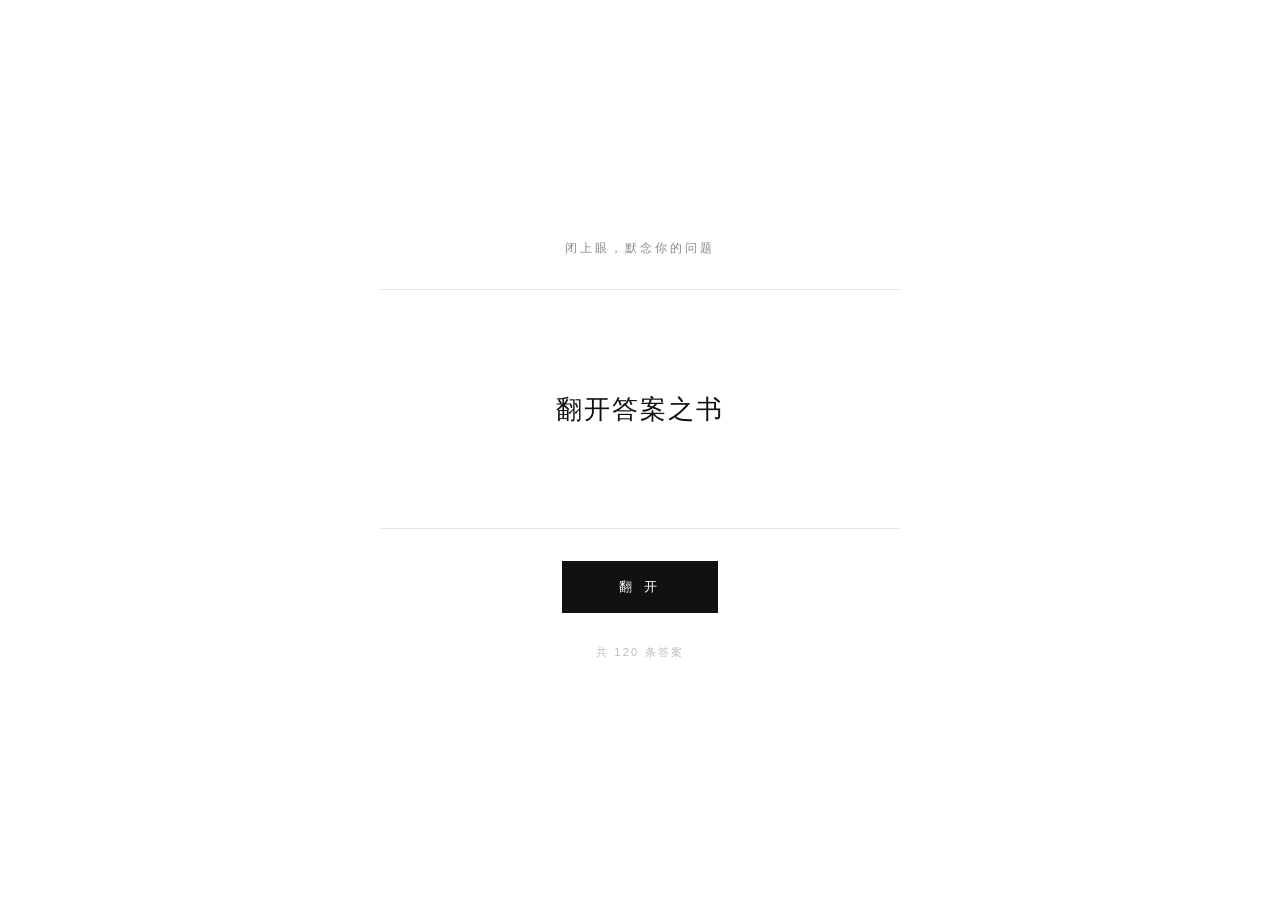
<file: tools/book.html>
<!DOCTYPE html>
<html lang="zh-CN">
<head>
<meta charset="UTF-8">
<meta name="viewport" content="width=device-width, initial-scale=1.0, viewport-fit=cover">
<title>答案之书</title>
<link rel="stylesheet" href="../css/common.css?v=5">
<style>
.answer-wrap {
    display: flex;
    flex-direction: column;
    align-items: center;
    justify-content: center;
    gap: 32px;
    width: 100%;
    min-height: 100%;
    padding: 40px 0;
}
.answer-subtitle {
    font-size: 12px;
    color: #888;
    letter-spacing: 0.25em;
    text-transform: uppercase;
    text-align: center;
}
.answer-box {
    width: 100%;
    max-width: 520px;
    background: transparent;
    border: none;
    border-top: 1px solid #E5E5E5;
    border-bottom: 1px solid #E5E5E5;
    padding: 80px 24px;
    min-height: 240px;
    display: flex;
    align-items: center;
    justify-content: center;
    text-align: center;
    font-size: 26px;
    line-height: 1.5;
    letter-spacing: 0.08em;
    color: #111;
    font-weight: 300;
    transition: opacity 0.15s;
}
.answer-box.rolling {
    animation: answerPulse 0.1s ease-in-out infinite alternate;
}
@keyframes answerPulse {
    from { opacity: 0.4; }
    to { opacity: 1; }
}
.answer-hint {
    font-size: 11px;
    color: #BBB;
    letter-spacing: 0.2em;
    text-transform: uppercase;
}
.answer-btn {
    background: #111;
    color: #FFF;
    border: 1px solid #111;
    padding: 16px 56px;
    font-family: inherit;
    font-size: 13px;
    letter-spacing: 0.3em;
    cursor: pointer;
    border-radius: 0;
    min-height: 52px;
    transition: all 0.15s;
    text-transform: uppercase;
}
.answer-btn:hover:not(:disabled) {
    background: transparent;
    color: #111;
}
.answer-btn:disabled { opacity: 0.4; cursor: not-allowed; }
</style>
</head>
<body class="embedded">
<div class="game-inner">
    <div class="answer-wrap">
        <div class="answer-subtitle">闭上眼，默念你的问题</div>
        <div class="answer-box" id="answerBox">翻开答案之书</div>
        <button class="answer-btn" id="btnAsk">翻 开</button>
        <div class="answer-hint">共 120 条答案</div>
    </div>
</div>

<script src="../js/bridge.js"></script>
<script>
(function () {
    'use strict';
    document.body.classList.add('embedded');
    GameBridge.notifyReady();

    const ANSWERS = [
        '是的，毫不犹豫。','现在还不是时候。','再等等看。','听从你的内心。','勇敢去做。',
        '答案就在眼前。','你需要更多耐心。','别让自己后悔。','这是一个好机会。','三思而后行。',
        '你早已知道答案。','放轻松，顺其自然。','不是现在。','值得一试。','重新考虑一下。',
        '相信直觉。','会有转机的。','别急，慢慢来。','你已经准备好了。','放下执念。',
        '也许你可以换个角度。','静下心来听。','向身边的人求助。','坚持下去。','答案是否定的。',
        '答案在你手中。','不要害怕。','这条路是对的。','换个方向试试。','从容面对。',
        '可能会有惊喜。','不要轻言放弃。','等待时机成熟。','勇敢一点。','保持沉默。',
        '你已经拥有足够。','做你认为对的。','问问自己真正想要什么。','保持简单。','答案不重要，过程才是。',
        '试着接受现状。','给自己一点时间。','主动一点。','别想太多。','答案会是美好的。',
        '再努力一把。','时机未到。','你已经很接近了。','相信过程。','放下评判。',
        '从心出发。','值得坚持。','答案很快会浮现。','不要逃避。','勇敢说不。',
        '换个思路。','别犹豫。','跟随感觉。','会越来越好。','你已经知道。',
        '答案在行动中。','现在就是开始。','不要比较。','守住本心。','给自己一个机会。',
        '试着放下。','答案很简单。','相信你的判断。','会有人帮你。','不要停下。',
        '可以尝试。','重新开始。','不必着急。','答案会来的。','允许自己休息。',
        '走一步算一步。','答案藏在细节里。','给自己松绑。','不需要完美。','你已经尽力了。',
        '向前看。','放下过去。','接受不确定。','可以拒绝。','允许自己犯错。',
        '值得被爱。','先照顾好自己。','答案由你定义。','别怕改变。','时机正好。',
        '慢慢来。','再想想。','答案是肯定的。','相信缘分。','心怀感激。',
        '你是有选择的。','不需要证明什么。','答案在路上。','保持好奇。','问问孩子。',
        '向远处看。','答案会自然浮现。','轻装上路。','记得微笑。','关注当下。',
        '不必强求。','答案会来敲门。','给自己写信。','保持从容。','你做得很好。',
        '会好起来的。','等风来。','答案，是你。','相信明天。','拥抱不确定。',
        '此刻就很美好。','别忘了呼吸。','允许自己有情绪。','答案，值得等待。','一切都会好。'
    ];

    const box = document.getElementById('answerBox');
    const btn = document.getElementById('btnAsk');
    let rolling = false;

    btn.addEventListener('click', () => {
        if (rolling) return;
        rolling = true;
        btn.disabled = true;
        box.classList.add('rolling');
        const timer = setInterval(() => {
            box.textContent = ANSWERS[Math.floor(Math.random() * ANSWERS.length)];
        }, 50);
        setTimeout(() => {
            clearInterval(timer);
            box.textContent = ANSWERS[Math.floor(Math.random() * ANSWERS.length)];
            box.classList.remove('rolling');
            btn.disabled = false;
            rolling = false;
        }, 600);
    });
})();
</script>
</body>
</html>
</file>
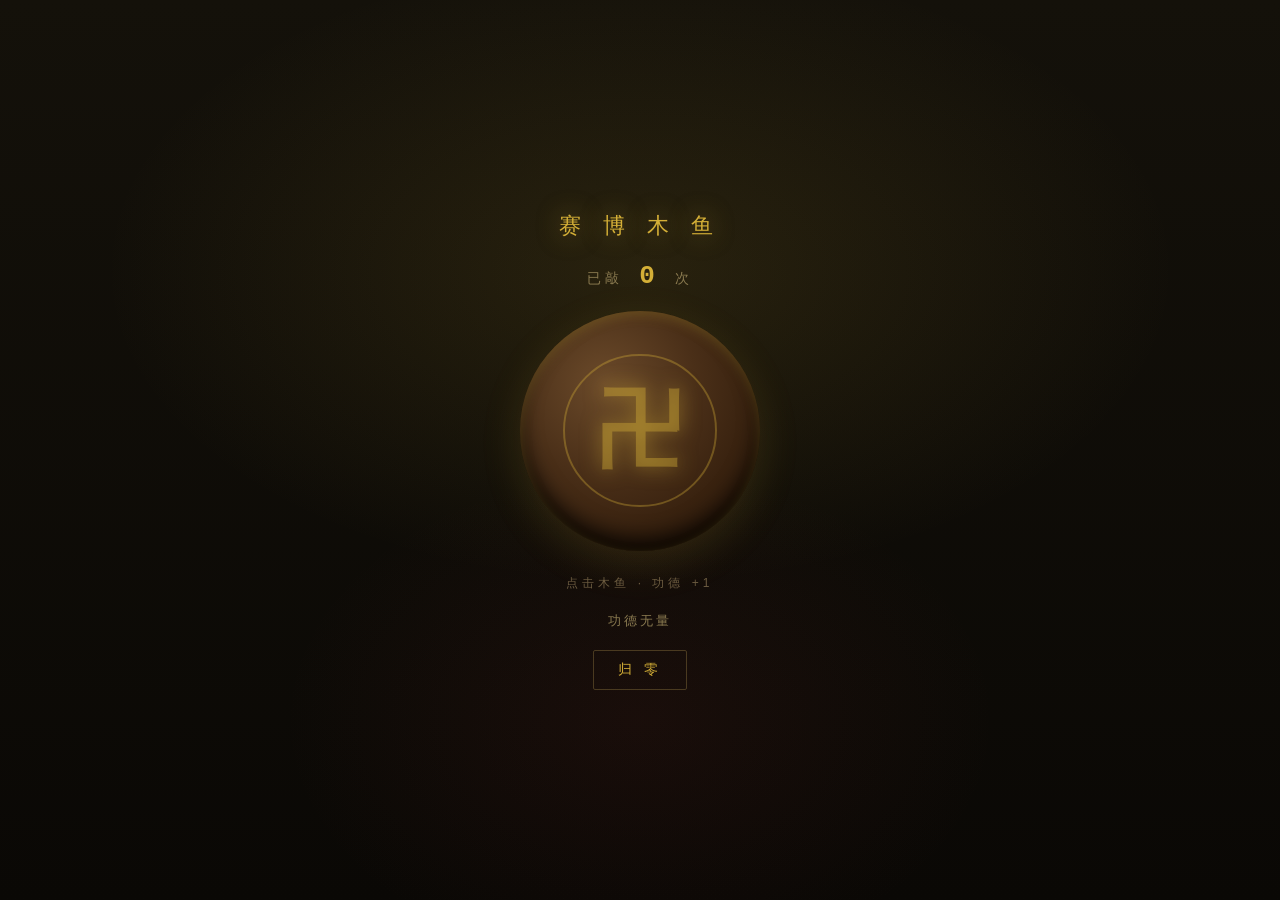
<file: tools/cyber-muyu.html>
<!DOCTYPE html>
<html lang="zh-CN">
<head>
<meta charset="UTF-8">
<meta name="viewport" content="width=device-width, initial-scale=1.0, viewport-fit=cover">
<title>赛博木鱼</title>
<link rel="stylesheet" href="../css/common.css">
<style>
body {
    background-color: #14110A !important;
    background-image:
        radial-gradient(ellipse 60% 50% at 50% 30%,
            rgba(212, 175, 55, 0.12) 0%, transparent 70%),
        radial-gradient(ellipse 40% 40% at 50% 80%,
            rgba(184, 59, 59, 0.08) 0%, transparent 70%),
        linear-gradient(180deg, #14110A 0%, #0A0805 100%) !important;
    color: #F5EFE0;
}
body::before { display: none; }

.muyu-wrap {
    display: flex;
    flex-direction: column;
    align-items: center;
    justify-content: center;
    gap: 20px;
    width: 100%;
    min-height: 100%;
    padding: 24px 16px;
    box-sizing: border-box;
}
.muyu-title {
    font-size: 22px;
    color: #D4AF37;
    letter-spacing: 8px;
    text-shadow: 0 0 24px rgba(212, 175, 55, 0.5);
    font-weight: 400;
}
.muyu-count {
    font-size: 14px;
    color: #8A7A50;
    letter-spacing: 4px;
}
.muyu-count b {
    color: #D4AF37;
    font-size: 26px;
    margin: 0 8px;
    font-family: "Courier New", monospace;
}
.muyu-merit {
    font-size: 13px;
    color: #8A7A50;
    letter-spacing: 3px;
}

/* 木鱼 */
.muyu-body {
    width: min(240px, 65vw);
    height: min(240px, 65vw);
    border-radius: 50%;
    background:
        radial-gradient(circle at 35% 30%,
            #6B4A2A 0%,
            #4A2F18 40%,
            #2E1A0A 80%,
            #1A0E05 100%);
    box-shadow:
        0 12px 40px rgba(212, 175, 55, 0.15),
        inset 0 4px 12px rgba(212, 175, 55, 0.25),
        inset 0 -12px 20px rgba(0, 0, 0, 0.8);
    position: relative;
    cursor: pointer;
    transition: transform 0.06s, box-shadow 0.06s;
    display: flex;
    align-items: center;
    justify-content: center;
    user-select: none;
}
.muyu-body::before {
    content: '';
    position: absolute;
    inset: 18%;
    border-radius: 50%;
    border: 2px solid rgba(212, 175, 55, 0.35);
}
.muyu-body::after {
    content: '卍';
    font-size: calc(min(240px, 65vw) * 0.36);
    color: rgba(212, 175, 55, 0.4);
    font-weight: 700;
    text-shadow: 0 0 20px rgba(212, 175, 55, 0.5);
}
.muyu-body.hit {
    transform: scale(0.94);
    box-shadow:
        0 6px 20px rgba(212, 175, 55, 0.3),
        inset 0 4px 12px rgba(212, 175, 55, 0.4),
        inset 0 -12px 20px rgba(0, 0, 0, 0.9);
}
.muyu-hint {
    font-size: 12px;
    color: #6A5A40;
    letter-spacing: 4px;
    margin-top: 4px;
}
.muyu-btn {
    background: transparent;
    color: #D4AF37;
    border: 1px solid #4A3A20;
    padding: 10px 24px;
    font-family: inherit;
    font-size: 14px;
    letter-spacing: 4px;
    cursor: pointer;
    border-radius: 2px;
    transition: all 0.2s;
}
.muyu-btn:hover {
    background: rgba(212, 175, 55, 0.08);
    border-color: #D4AF37;
}
</style>
</head>
<body class="embedded">
<div class="game-inner">
    <div class="muyu-wrap">
        <div class="muyu-title">赛 博 木 鱼</div>
        <div class="muyu-count">已敲 <b id="count">0</b> 次</div>
        <div class="muyu-body" id="muyu"></div>
        <div class="muyu-hint">点击木鱼 · 功德 +1</div>
        <div class="muyu-merit" id="merit">功德无量</div>
        <button class="muyu-btn" id="btnReset">归 零</button>
    </div>
</div>

<script src="../js/bridge.js"></script>
<script>
(function () {
    'use strict';
    document.body.classList.add('embedded');
    GameBridge.notifyReady();

    const muyu = document.getElementById('muyu');
    const countEl = document.getElementById('count');
    const meritEl = document.getElementById('merit');
    const btnReset = document.getElementById('btnReset');

    let count = 0;
    try { count = parseInt(localStorage.getItem('muyu.count') || '0', 10) || 0; } catch (e) {}

    const MERITS = ['功德无量', '心诚则灵', '善哉善哉', '福慧双修', '一花一世界', '佛在心中', '禅意盎然', '阿弥陀佛'];

    function render() {
        countEl.textContent = count;
        if (count > 0 && count % 50 === 0) {
            meritEl.textContent = MERITS[Math.floor(Math.random() * MERITS.length)];
        }
    }

    let audioCtx = null;
    function playSound() {
        try {
            if (!audioCtx) audioCtx = new (window.AudioContext || window.webkitAudioContext)();
            const osc = audioCtx.createOscillator();
            const gain = audioCtx.createGain();
            osc.type = 'sine';
            osc.frequency.setValueAtTime(320, audioCtx.currentTime);
            osc.frequency.exponentialRampToValueAtTime(120, audioCtx.currentTime + 0.15);
            gain.gain.setValueAtTime(0.25, audioCtx.currentTime);
            gain.gain.exponentialRampToValueAtTime(0.001, audioCtx.currentTime + 0.2);
            osc.connect(gain).connect(audioCtx.destination);
            osc.start();
            osc.stop(audioCtx.currentTime + 0.2);
        } catch (e) {}
    }

    function hit() {
        count++;
        render();
        muyu.classList.add('hit');
        setTimeout(() => muyu.classList.remove('hit'), 60);
        playSound();
        try { localStorage.setItem('muyu.count', String(count)); } catch (e) {}
        // 震动反馈
        if (navigator.vibrate) navigator.vibrate(20);
    }

    muyu.addEventListener('click', hit);
    muyu.addEventListener('touchstart', (e) => {
        e.preventDefault();
        hit();
    }, { passive: false });

    btnReset.addEventListener('click', () => {
        if (!confirm('确定要清空功德吗？')) return;
        count = 0;
        try { localStorage.setItem('muyu.count', '0'); } catch (e) {}
        render();
        meritEl.textContent = '功德无量';
    });

    render();
})();
</script>
</body>
</html>
</file>
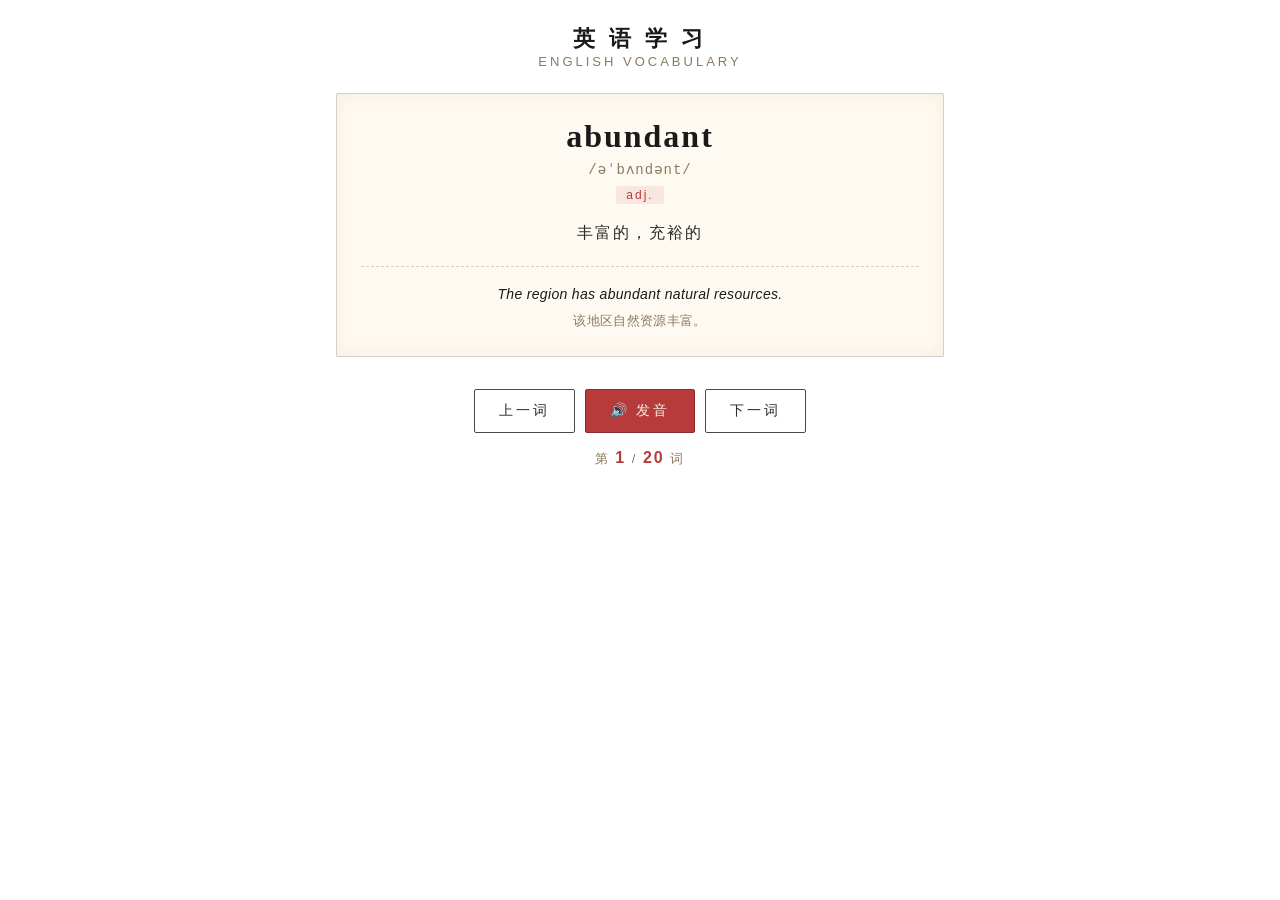
<file: tools/english-study.html>
<!DOCTYPE html>
<html lang="zh-CN">
<head>
<meta charset="UTF-8">
<meta name="viewport" content="width=device-width, initial-scale=1.0, viewport-fit=cover">
<title>英语学习</title>
<link rel="stylesheet" href="../css/common.css">
<style>
.en-wrap {
    display: flex;
    flex-direction: column;
    gap: 16px;
    width: 100%;
    max-width: 640px;
    margin: 0 auto;
    padding: 24px 16px;
    box-sizing: border-box;
    min-height: 100%;
}
.en-title {
    font-size: 22px;
    font-weight: 700;
    letter-spacing: 4px;
    text-align: center;
    color: #1A1A1A;
}
.en-subtitle {
    font-size: 13px;
    color: #8A7A60;
    letter-spacing: 3px;
    text-align: center;
    margin-bottom: 8px;
}
.en-card {
    background: rgba(255, 250, 240, 0.9);
    border: 1px solid rgba(44, 44, 44, 0.2);
    border-radius: 2px;
    box-shadow: inset 0 0 20px rgba(180, 160, 120, 0.15);
    padding: 24px;
    text-align: center;
}
.en-word {
    font-size: 32px;
    font-weight: 700;
    letter-spacing: 2px;
    color: #1A1A1A;
    font-family: Georgia, serif;
}
.en-phonetic {
    font-size: 14px;
    color: #8A7A60;
    margin-top: 6px;
    font-family: "Courier New", monospace;
    letter-spacing: 1px;
}
.en-pos {
    display: inline-block;
    background: rgba(184, 59, 59, 0.1);
    color: #B83B3B;
    padding: 2px 10px;
    border-radius: 2px;
    font-size: 12px;
    margin-top: 8px;
    letter-spacing: 2px;
}
.en-meaning {
    font-size: 16px;
    color: #2C2C2C;
    margin-top: 16px;
    letter-spacing: 2px;
    line-height: 1.6;
}
.en-example {
    margin-top: 20px;
    padding-top: 16px;
    border-top: 1px dashed rgba(44, 44, 44, 0.2);
    font-size: 14px;
    color: #4A4A4A;
    line-height: 1.7;
    font-style: italic;
}
.en-example .en {
    color: #1A1A1A;
}
.en-example .zh {
    color: #8A7A60;
    margin-top: 4px;
    font-style: normal;
    font-size: 13px;
}
.en-controls {
    display: flex;
    gap: 10px;
    justify-content: center;
    margin-top: 16px;
}
.en-btn {
    background: transparent;
    color: #2C2C2C;
    border: 1.5px solid #4A4A4A;
    padding: 10px 24px;
    border-radius: 2px;
    font-family: inherit;
    font-size: 14px;
    letter-spacing: 3px;
    cursor: pointer;
    min-height: 44px;
    transition: all 0.15s;
}
.en-btn:hover { background: rgba(44, 44, 44, 0.06); }
.en-btn.primary {
    background: #B83B3B;
    color: #F5EFE0;
    border-color: #8B2A2A;
}
.en-btn.primary:hover { background: #8B2A2A; }
.en-progress {
    text-align: center;
    font-size: 13px;
    color: #8A7A60;
    letter-spacing: 2px;
}
.en-progress b { color: #B83B3B; font-size: 16px; }
</style>
</head>
<body class="embedded">
<div class="game-inner">
    <div class="en-wrap">
        <div>
            <div class="en-title">英 语 学 习</div>
            <div class="en-subtitle">ENGLISH VOCABULARY</div>
        </div>
        <div class="en-card">
            <div class="en-word" id="word">—</div>
            <div class="en-phonetic" id="phonetic">—</div>
            <div class="en-pos" id="pos">—</div>
            <div class="en-meaning" id="meaning">—</div>
            <div class="en-example">
                <div class="en" id="exampleEn"></div>
                <div class="zh" id="exampleZh"></div>
            </div>
        </div>
        <div class="en-controls">
            <button class="en-btn" id="btnPrev">上一词</button>
            <button class="en-btn primary" id="btnSpeak">🔊 发音</button>
            <button class="en-btn" id="btnNext">下一词</button>
        </div>
        <div class="en-progress">
            第 <b id="idx">1</b> / <b id="total">0</b> 词
        </div>
    </div>
</div>

<script src="../js/bridge.js"></script>
<script>
(function () {
    'use strict';
    document.body.classList.add('embedded');
    GameBridge.notifyReady();

    const WORDS = [
        { word: 'abundant', phonetic: '/əˈbʌndənt/', pos: 'adj.', meaning: '丰富的，充裕的', en: 'The region has abundant natural resources.', zh: '该地区自然资源丰富。' },
        { word: 'benefit', phonetic: '/ˈbenɪfɪt/', pos: 'n./v.', meaning: '好处；有益于', en: 'Regular exercise benefits your health.', zh: '定期锻炼有益于健康。' },
        { word: 'comprehensive', phonetic: '/ˌkɒmprɪˈhensɪv/', pos: 'adj.', meaning: '全面的，综合的', en: 'She gave a comprehensive report.', zh: '她做了一份全面的报告。' },
        { word: 'diligent', phonetic: '/ˈdɪlɪdʒənt/', pos: 'adj.', meaning: '勤奋的，用功的', en: 'He is a diligent student.', zh: '他是一个勤奋的学生。' },
        { word: 'efficient', phonetic: '/ɪˈfɪʃnt/', pos: 'adj.', meaning: '高效的，效率高的', en: 'This is a more efficient method.', zh: '这是一种更高效的方法。' },
        { word: 'fundamental', phonetic: '/ˌfʌndəˈmentl/', pos: 'adj.', meaning: '基本的，根本的', en: 'Reading is a fundamental skill.', zh: '阅读是一项基本技能。' },
        { word: 'generate', phonetic: '/ˈdʒenəreɪt/', pos: 'v.', meaning: '产生，引起', en: 'The project will generate new jobs.', zh: '该项目将创造新的就业机会。' },
        { word: 'hypothesis', phonetic: '/haɪˈpɒθəsɪs/', pos: 'n.', meaning: '假设，假说', en: 'The experiment tested the hypothesis.', zh: '实验检验了这个假设。' },
        { word: 'implement', phonetic: '/ˈɪmplɪment/', pos: 'v.', meaning: '实施，执行', en: 'We will implement the plan next week.', zh: '我们下周将实施该计划。' },
        { word: 'justify', phonetic: '/ˈdʒʌstɪfaɪ/', pos: 'v.', meaning: '证明…正当', en: 'Nothing can justify such behavior.', zh: '没有什么可以为这种行为辩护。' },
        { word: 'knowledge', phonetic: '/ˈnɒlɪdʒ/', pos: 'n.', meaning: '知识，学识', en: 'Knowledge is power.', zh: '知识就是力量。' },
        { word: 'maintain', phonetic: '/meɪnˈteɪn/', pos: 'v.', meaning: '维持，保持', en: 'It is important to maintain good habits.', zh: '保持良好习惯很重要。' },
        { word: 'negotiate', phonetic: '/nɪˈɡəʊʃieɪt/', pos: 'v.', meaning: '谈判，协商', en: 'They are negotiating a new contract.', zh: '他们正在协商一份新合同。' },
        { word: 'obvious', phonetic: '/ˈɒbviəs/', pos: 'adj.', meaning: '明显的，显然的', en: 'The answer is obvious.', zh: '答案很明显。' },
        { word: 'perspective', phonetic: '/pəˈspektɪv/', pos: 'n.', meaning: '观点，视角', en: 'Try to see it from my perspective.', zh: '试着从我的角度看。' },
        { word: 'qualify', phonetic: '/ˈkwɒlɪfaɪ/', pos: 'v.', meaning: '使合格；取得资格', en: 'She qualified as a doctor last year.', zh: '她去年取得了医生资格。' },
        { word: 'reliable', phonetic: '/rɪˈlaɪəbl/', pos: 'adj.', meaning: '可靠的，可信赖的', en: 'He is a reliable friend.', zh: '他是一个可靠的朋友。' },
        { word: 'significant', phonetic: '/sɪɡˈnɪfɪkənt/', pos: 'adj.', meaning: '重要的，显著的', en: 'This is a significant improvement.', zh: '这是一个显著的改进。' },
        { word: 'tremendous', phonetic: '/trəˈmendəs/', pos: 'adj.', meaning: '巨大的，极大的', en: 'She has tremendous talent.', zh: '她有极大的天赋。' },
        { word: 'utilize', phonetic: '/ˈjuːtəlaɪz/', pos: 'v.', meaning: '利用，使用', en: 'We should utilize every opportunity.', zh: '我们应该利用每一个机会。' }
    ];

    let idx = 0;
    const wordEl = document.getElementById('word');
    const phoneticEl = document.getElementById('phonetic');
    const posEl = document.getElementById('pos');
    const meaningEl = document.getElementById('meaning');
    const exampleEnEl = document.getElementById('exampleEn');
    const exampleZhEl = document.getElementById('exampleZh');
    const idxEl = document.getElementById('idx');
    const totalEl = document.getElementById('total');

    function render() {
        const w = WORDS[idx];
        wordEl.textContent = w.word;
        phoneticEl.textContent = w.phonetic;
        posEl.textContent = w.pos;
        meaningEl.textContent = w.meaning;
        exampleEnEl.textContent = w.en;
        exampleZhEl.textContent = w.zh;
        idxEl.textContent = idx + 1;
        totalEl.textContent = WORDS.length;
    }

    function speak() {
        if ('speechSynthesis' in window) {
            const u = new SpeechSynthesisUtterance(WORDS[idx].word);
            u.lang = 'en-US';
            u.rate = 0.9;
            speechSynthesis.cancel();
            speechSynthesis.speak(u);
        }
    }

    document.getElementById('btnPrev').onclick = () => {
        idx = (idx - 1 + WORDS.length) % WORDS.length;
        render();
    };
    document.getElementById('btnNext').onclick = () => {
        idx = (idx + 1) % WORDS.length;
        render();
    };
    document.getElementById('btnSpeak').onclick = speak;

    render();
})();
</script>
</body>
</html>
</file>
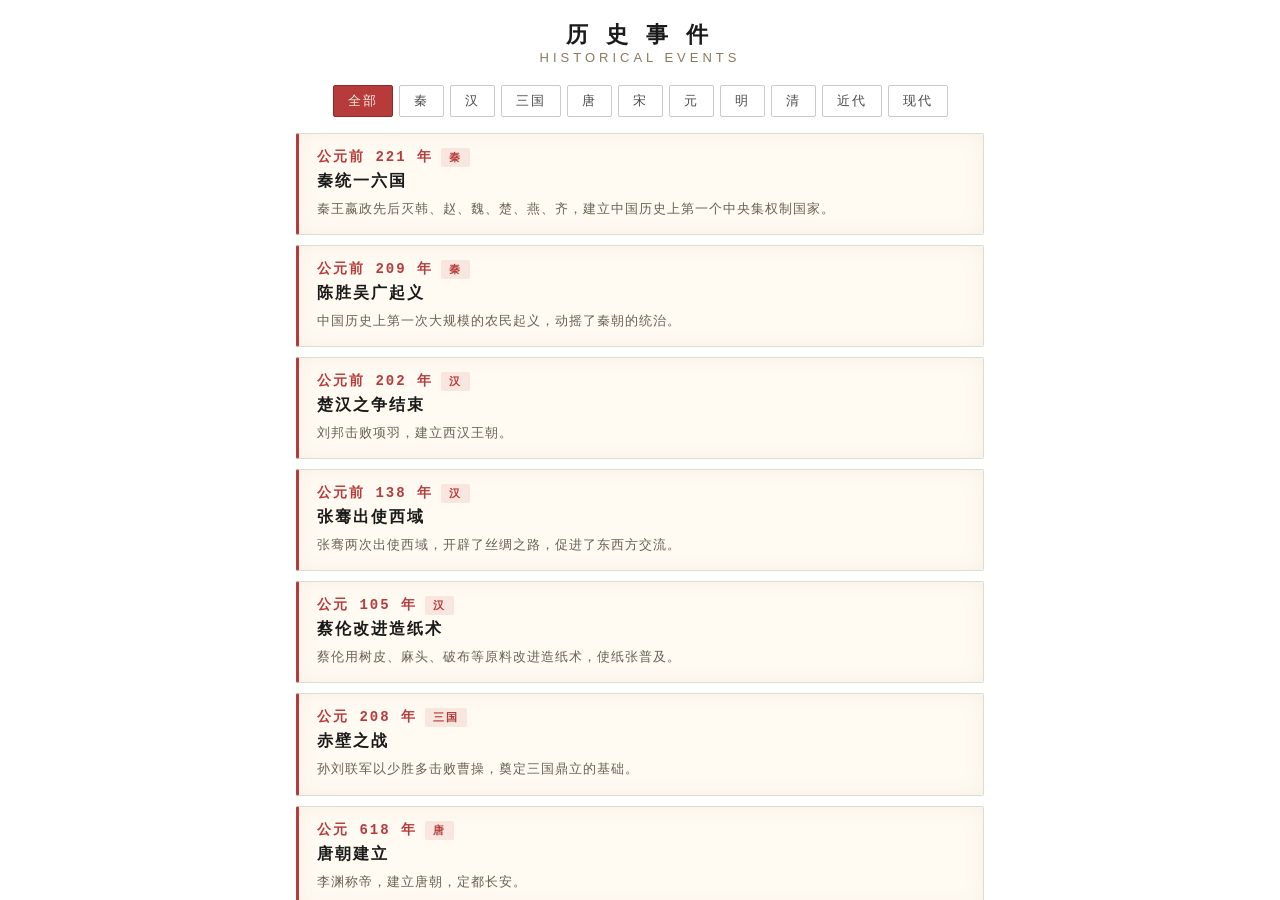
<file: tools/history-events.html>
<!DOCTYPE html>
<html lang="zh-CN">
<head>
<meta charset="UTF-8">
<meta name="viewport" content="width=device-width, initial-scale=1.0, viewport-fit=cover">
<title>历史事件</title>
<link rel="stylesheet" href="../css/common.css">
<style>
.hist-wrap {
    display: flex;
    flex-direction: column;
    gap: 12px;
    width: 100%;
    max-width: 720px;
    margin: 0 auto;
    padding: 20px 16px;
    box-sizing: border-box;
    min-height: 100%;
}
.hist-title {
    font-size: 22px;
    font-weight: 700;
    letter-spacing: 6px;
    text-align: center;
    color: #1A1A1A;
}
.hist-subtitle {
    font-size: 13px;
    color: #8A7A60;
    letter-spacing: 4px;
    text-align: center;
    margin-bottom: 8px;
}
.hist-filter {
    display: flex;
    gap: 6px;
    flex-wrap: wrap;
    justify-content: center;
    margin-bottom: 4px;
}
.hist-filter button {
    background: transparent;
    border: 1px solid rgba(44, 44, 44, 0.25);
    color: #4A4A4A;
    padding: 6px 14px;
    border-radius: 2px;
    font-family: inherit;
    font-size: 13px;
    letter-spacing: 2px;
    cursor: pointer;
    transition: all 0.15s;
}
.hist-filter button:hover { border-color: #1A1A1A; }
.hist-filter button.active {
    background: #B83B3B;
    color: #F5EFE0;
    border-color: #8B2A2A;
}
.hist-list {
    display: flex;
    flex-direction: column;
    gap: 10px;
}
.hist-item {
    background: rgba(255, 250, 240, 0.85);
    border: 1px solid rgba(44, 44, 44, 0.15);
    border-left: 3px solid #B83B3B;
    border-radius: 2px;
    padding: 14px 18px;
    box-shadow: inset 0 0 20px rgba(180, 160, 120, 0.1);
    transition: all 0.15s;
}
.hist-item:hover {
    background: rgba(255, 250, 240, 0.95);
    border-left-color: #8B2A2A;
}
.hist-year {
    font-size: 14px;
    color: #B83B3B;
    letter-spacing: 2px;
    font-family: "Courier New", monospace;
    font-weight: 700;
}
.hist-event {
    font-size: 16px;
    color: #1A1A1A;
    letter-spacing: 2px;
    margin-top: 4px;
    font-weight: 600;
}
.hist-desc {
    font-size: 13px;
    color: #6A6050;
    letter-spacing: 1px;
    line-height: 1.7;
    margin-top: 6px;
}
.hist-era {
    display: inline-block;
    background: rgba(184, 59, 59, 0.1);
    color: #B83B3B;
    padding: 2px 8px;
    border-radius: 2px;
    font-size: 11px;
    letter-spacing: 2px;
    margin-left: 8px;
    vertical-align: middle;
}
</style>
</head>
<body class="embedded">
<div class="game-inner">
    <div class="hist-wrap">
        <div>
            <div class="hist-title">历 史 事 件</div>
            <div class="hist-subtitle">HISTORICAL EVENTS</div>
        </div>
        <div class="hist-filter" id="filter"></div>
        <div class="hist-list" id="list"></div>
    </div>
</div>

<script src="../js/bridge.js"></script>
<script>
(function () {
    'use strict';
    document.body.classList.add('embedded');
    GameBridge.notifyReady();

    const EVENTS = [
        { year: '公元前 221 年', event: '秦统一六国', era: '秦', desc: '秦王嬴政先后灭韩、赵、魏、楚、燕、齐，建立中国历史上第一个中央集权制国家。' },
        { year: '公元前 209 年', event: '陈胜吴广起义', era: '秦', desc: '中国历史上第一次大规模的农民起义，动摇了秦朝的统治。' },
        { year: '公元前 202 年', event: '楚汉之争结束', era: '汉', desc: '刘邦击败项羽，建立西汉王朝。' },
        { year: '公元前 138 年', event: '张骞出使西域', era: '汉', desc: '张骞两次出使西域，开辟了丝绸之路，促进了东西方交流。' },
        { year: '公元 105 年', event: '蔡伦改进造纸术', era: '汉', desc: '蔡伦用树皮、麻头、破布等原料改进造纸术，使纸张普及。' },
        { year: '公元 208 年', event: '赤壁之战', era: '三国', desc: '孙刘联军以少胜多击败曹操，奠定三国鼎立的基础。' },
        { year: '公元 618 年', event: '唐朝建立', era: '唐', desc: '李渊称帝，建立唐朝，定都长安。' },
        { year: '公元 627-649 年', event: '贞观之治', era: '唐', desc: '唐太宗李世民励精图治，政治清明，经济繁荣，国力强盛。' },
        { year: '公元 755 年', event: '安史之乱', era: '唐', desc: '安禄山、史思明发动叛乱，是唐朝由盛转衰的转折点。' },
        { year: '公元 960 年', event: '北宋建立', era: '宋', desc: '赵匡胤发动陈桥兵变，黄袍加身，建立宋朝。' },
        { year: '公元 1271 年', event: '元朝建立', era: '元', desc: '忽必烈建立元朝，是中国历史上首个由少数民族建立的大一统王朝。' },
        { year: '公元 1368 年', event: '明朝建立', era: '明', desc: '朱元璋推翻元朝，建立明朝，定都应天府（南京）。' },
        { year: '公元 1405-1433 年', event: '郑和下西洋', era: '明', desc: '郑和七次远航，到达东南亚、印度、非洲东海岸，宣扬国威。' },
        { year: '公元 1644 年', event: '清朝入关', era: '清', desc: '李自成攻入北京，明朝灭亡；清军入关，建立全国统治。' },
        { year: '公元 1840 年', event: '鸦片战争', era: '近代', desc: '英国发动鸦片战争，中国战败，签订《南京条约》，近代史开端。' },
        { year: '公元 1911 年', event: '辛亥革命', era: '近代', desc: '孙中山领导革命党人推翻清朝，结束两千多年封建帝制。' },
        { year: '公元 1919 年', event: '五四运动', era: '近代', desc: '北京学生发起爱国运动，新民主主义革命的开端。' },
        { year: '公元 1949 年', event: '中华人民共和国成立', era: '现代', desc: '10 月 1 日，毛泽东在天安门城楼上宣告中华人民共和国成立。' },
        { year: '公元 1978 年', event: '改革开放', era: '现代', desc: '十一届三中全会召开，中国开始实行改革开放政策。' },
        { year: '公元 1997 年', event: '香港回归', era: '现代', desc: '7 月 1 日，中国对香港恢复行使主权。' },
        { year: '公元 1999 年', event: '澳门回归', era: '现代', desc: '12 月 20 日，中国对澳门恢复行使主权。' },
        { year: '公元 2001 年', event: '中国加入 WTO', era: '现代', desc: '12 月 11 日，中国正式成为世界贸易组织成员。' },
        { year: '公元 2008 年', event: '北京奥运会', era: '现代', desc: '第 29 届夏季奥林匹克运动会在北京举办，中国金牌总数第一。' }
    ];

    const ERAS = ['全部', '秦', '汉', '三国', '唐', '宋', '元', '明', '清', '近代', '现代'];
    let currentEra = '全部';

    const filterEl = document.getElementById('filter');
    const listEl = document.getElementById('list');

    function buildFilter() {
        filterEl.innerHTML = '';
        ERAS.forEach(era => {
            const btn = document.createElement('button');
            btn.textContent = era;
            btn.classList.toggle('active', era === currentEra);
            btn.addEventListener('click', () => {
                currentEra = era;
                buildFilter();
                render();
            });
            filterEl.appendChild(btn);
        });
    }

    function render() {
        listEl.innerHTML = '';
        const list = currentEra === '全部'
            ? EVENTS
            : EVENTS.filter(e => e.era === currentEra);
        list.forEach(e => {
            const item = document.createElement('div');
            item.className = 'hist-item';
            item.innerHTML = `
                <div class="hist-year">${e.year}<span class="hist-era">${e.era}</span></div>
                <div class="hist-event">${e.event}</div>
                <div class="hist-desc">${e.desc}</div>
            `;
            listEl.appendChild(item);
        });
        if (list.length === 0) {
            listEl.innerHTML = '<div style="text-align:center;color:#8A7A60;padding:24px;letter-spacing:3px;">暂无记录</div>';
        }
    }

    buildFilter();
    render();
})();
</script>
</body>
</html>
</file>
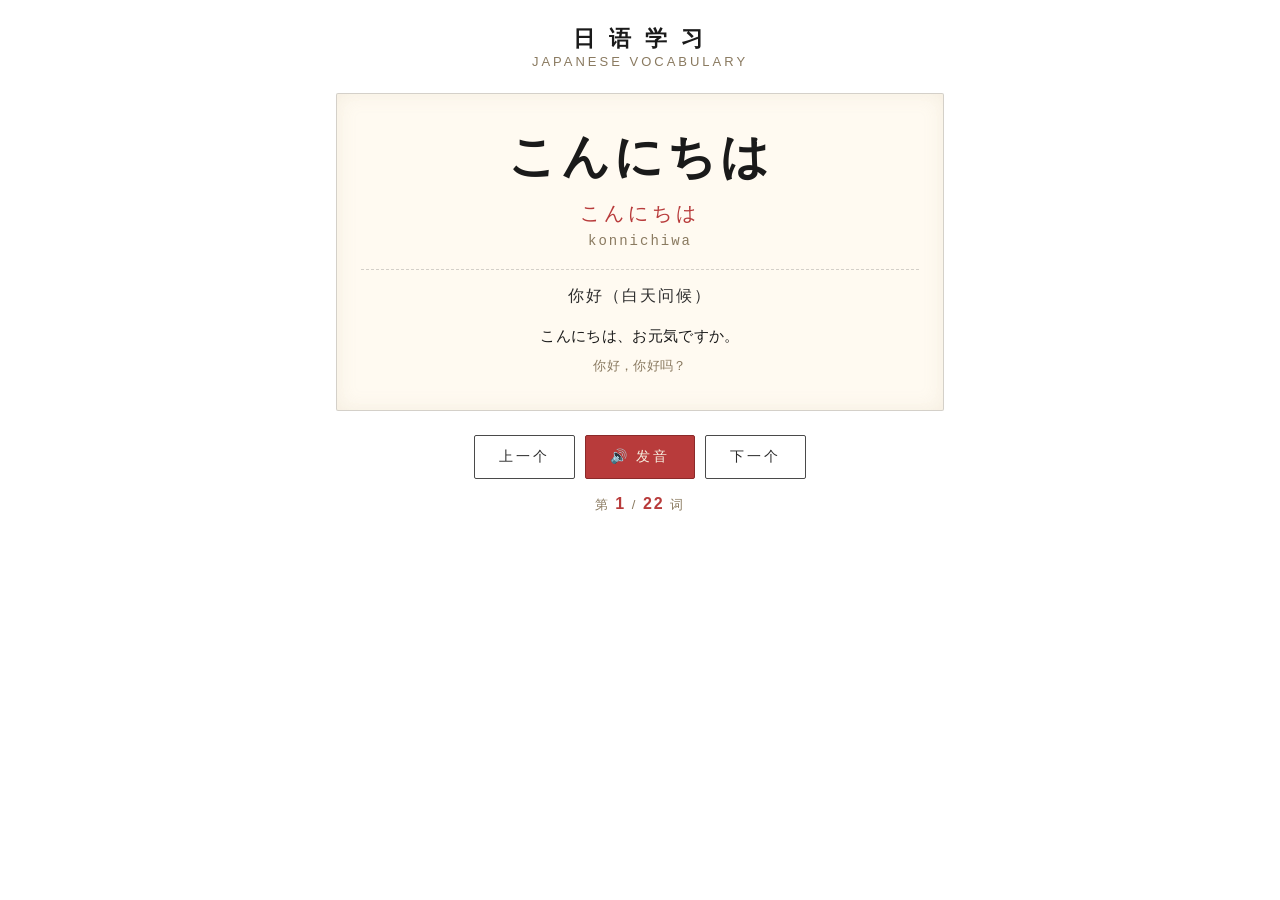
<file: tools/japanese-study.html>
<!DOCTYPE html>
<html lang="zh-CN">
<head>
<meta charset="UTF-8">
<meta name="viewport" content="width=device-width, initial-scale=1.0, viewport-fit=cover">
<title>日语学习</title>
<link rel="stylesheet" href="../css/common.css">
<style>
.jp-wrap {
    display: flex;
    flex-direction: column;
    gap: 16px;
    width: 100%;
    max-width: 640px;
    margin: 0 auto;
    padding: 24px 16px;
    box-sizing: border-box;
    min-height: 100%;
}
.jp-title {
    font-size: 22px;
    font-weight: 700;
    letter-spacing: 4px;
    text-align: center;
    color: #1A1A1A;
}
.jp-subtitle {
    font-size: 13px;
    color: #8A7A60;
    letter-spacing: 3px;
    text-align: center;
    margin-bottom: 8px;
}
.jp-card {
    background: rgba(255, 250, 240, 0.9);
    border: 1px solid rgba(44, 44, 44, 0.2);
    border-radius: 2px;
    box-shadow: inset 0 0 20px rgba(180, 160, 120, 0.15);
    padding: 32px 24px;
    text-align: center;
}
.jp-kanji {
    font-size: 48px;
    font-weight: 700;
    letter-spacing: 4px;
    color: #1A1A1A;
    font-family: "Yu Mincho", "Hiragino Mincho ProN", "Songti SC", serif;
    line-height: 1.3;
}
.jp-kana {
    font-size: 20px;
    color: #B83B3B;
    margin-top: 12px;
    letter-spacing: 4px;
}
.jp-romaji {
    font-size: 14px;
    color: #8A7A60;
    margin-top: 6px;
    font-family: "Courier New", monospace;
    letter-spacing: 2px;
}
.jp-meaning {
    font-size: 16px;
    color: #2C2C2C;
    margin-top: 20px;
    letter-spacing: 2px;
    padding-top: 16px;
    border-top: 1px dashed rgba(44, 44, 44, 0.2);
}
.jp-example {
    margin-top: 16px;
    font-size: 14px;
    color: #4A4A4A;
    line-height: 1.8;
}
.jp-example .jp {
    color: #1A1A1A;
    font-family: "Yu Mincho", "Hiragino Mincho ProN", "Songti SC", serif;
    font-size: 15px;
}
.jp-example .zh {
    color: #8A7A60;
    font-size: 13px;
    margin-top: 4px;
}
.jp-controls {
    display: flex;
    gap: 10px;
    justify-content: center;
    margin-top: 8px;
}
.jp-btn {
    background: transparent;
    color: #2C2C2C;
    border: 1.5px solid #4A4A4A;
    padding: 10px 24px;
    border-radius: 2px;
    font-family: inherit;
    font-size: 14px;
    letter-spacing: 3px;
    cursor: pointer;
    min-height: 44px;
    transition: all 0.15s;
}
.jp-btn:hover { background: rgba(44, 44, 44, 0.06); }
.jp-btn.primary { background: #B83B3B; color: #F5EFE0; border-color: #8B2A2A; }
.jp-btn.primary:hover { background: #8B2A2A; }
.jp-progress {
    text-align: center;
    font-size: 13px;
    color: #8A7A60;
    letter-spacing: 2px;
}
.jp-progress b { color: #B83B3B; font-size: 16px; }
</style>
</head>
<body class="embedded">
<div class="game-inner">
    <div class="jp-wrap">
        <div>
            <div class="jp-title">日 语 学 习</div>
            <div class="jp-subtitle">JAPANESE VOCABULARY</div>
        </div>
        <div class="jp-card">
            <div class="jp-kanji" id="kanji">—</div>
            <div class="jp-kana" id="kana">—</div>
            <div class="jp-romaji" id="romaji">—</div>
            <div class="jp-meaning" id="meaning">—</div>
            <div class="jp-example">
                <div class="jp" id="exampleJp"></div>
                <div class="zh" id="exampleZh"></div>
            </div>
        </div>
        <div class="jp-controls">
            <button class="jp-btn" id="btnPrev">上一个</button>
            <button class="jp-btn primary" id="btnSpeak">🔊 发音</button>
            <button class="jp-btn" id="btnNext">下一个</button>
        </div>
        <div class="jp-progress">
            第 <b id="idx">1</b> / <b id="total">0</b> 词
        </div>
    </div>
</div>

<script src="../js/bridge.js"></script>
<script>
(function () {
    'use strict';
    document.body.classList.add('embedded');
    GameBridge.notifyReady();

    const WORDS = [
        { kanji: 'こんにちは', kana: 'こんにちは', romaji: 'konnichiwa', meaning: '你好（白天问候）', jp: 'こんにちは、お元気ですか。', zh: '你好，你好吗？' },
        { kanji: 'ありがとう', kana: 'ありがとう', romaji: 'arigatou', meaning: '谢谢（口语）', jp: '手伝ってくれてありがとう。', zh: '谢谢你帮我。' },
        { kanji: 'すみません', kana: 'すみません', romaji: 'sumimasen', meaning: '对不起 / 打扰一下', jp: 'すみません、駅はどこですか。', zh: '打扰一下，车站在哪里？' },
        { kanji: '学校', kana: 'がっこう', romaji: 'gakkou', meaning: '学校', jp: '毎日学校へ行きます。', zh: '每天去学校。' },
        { kanji: '友達', kana: 'ともだち', romaji: 'tomodachi', meaning: '朋友', jp: '彼は私の友達です。', zh: '他是我的朋友。' },
        { kanji: '先生', kana: 'せんせい', romaji: 'sensei', meaning: '老师 / 医生', jp: '先生に質問があります。', zh: '我有个问题问老师。' },
        { kanji: '食べる', kana: 'たべる', romaji: 'taberu', meaning: '吃', jp: '朝ご飯を食べます。', zh: '吃早饭。' },
        { kanji: '飲む', kana: 'のむ', romaji: 'nomu', meaning: '喝', jp: '水を飲みます。', zh: '喝水。' },
        { kanji: '行く', kana: 'いく', romaji: 'iku', meaning: '去', jp: '東京へ行きます。', zh: '去东京。' },
        { kanji: '見る', kana: 'みる', romaji: 'miru', meaning: '看', jp: '映画を見ます。', zh: '看电影。' },
        { kanji: '大きい', kana: 'おおきい', romaji: 'ookii', meaning: '大的', jp: 'この犬は大きいです。', zh: '这只狗很大。' },
        { kanji: '小さい', kana: 'ちいさい', romaji: 'chiisai', meaning: '小的', jp: 'この部屋は小さいです。', zh: '这个房间很小。' },
        { kanji: '新しい', kana: 'あたらしい', romaji: 'atarashii', meaning: '新的', jp: '新しい車を買いました。', zh: '买了新车。' },
        { kanji: '古い', kana: 'ふるい', romaji: 'furui', meaning: '旧的', jp: 'これは古い本です。', zh: '这是一本旧书。' },
        { kanji: '日本', kana: 'にほん', romaji: 'nihon', meaning: '日本', jp: '日本は島国です。', zh: '日本是岛国。' },
        { kanji: '中国', kana: 'ちゅうごく', romaji: 'chuugoku', meaning: '中国', jp: '中国は広いです。', zh: '中国很大。' },
        { kanji: '時間', kana: 'じかん', romaji: 'jikan', meaning: '时间', jp: '時間がありません。', zh: '没有时间。' },
        { kanji: '今日', kana: 'きょう', romaji: 'kyou', meaning: '今天', jp: '今日は暑いです。', zh: '今天很热。' },
        { kanji: '明日', kana: 'あした', romaji: 'ashita', meaning: '明天', jp: '明日は雨です。', zh: '明天下雨。' },
        { kanji: '好き', kana: 'すき', romaji: 'suki', meaning: '喜欢', jp: '私は日本料理が好きです。', zh: '我喜欢日本料理。' },
        { kanji: '美味しい', kana: 'おいしい', romaji: 'oishii', meaning: '好吃的', jp: 'このケーキは美味しいです。', zh: '这个蛋糕很好吃。' },
        { kanji: '頑張る', kana: 'がんばる', romaji: 'ganbaru', meaning: '努力 / 加油', jp: '試験を頑張ります。', zh: '考试加油。' }
    ];

    let idx = 0;
    const els = {
        kanji: document.getElementById('kanji'),
        kana: document.getElementById('kana'),
        romaji: document.getElementById('romaji'),
        meaning: document.getElementById('meaning'),
        exampleJp: document.getElementById('exampleJp'),
        exampleZh: document.getElementById('exampleZh'),
        idx: document.getElementById('idx'),
        total: document.getElementById('total')
    };

    function render() {
        const w = WORDS[idx];
        els.kanji.textContent = w.kanji;
        els.kana.textContent = w.kana;
        els.romaji.textContent = w.romaji;
        els.meaning.textContent = w.meaning;
        els.exampleJp.textContent = w.jp;
        els.exampleZh.textContent = w.zh;
        els.idx.textContent = idx + 1;
        els.total.textContent = WORDS.length;
    }

    function speak() {
        if ('speechSynthesis' in window) {
            const u = new SpeechSynthesisUtterance(WORDS[idx].kana);
            u.lang = 'ja-JP';
            u.rate = 0.9;
            speechSynthesis.cancel();
            speechSynthesis.speak(u);
        }
    }

    document.getElementById('btnPrev').onclick = () => {
        idx = (idx - 1 + WORDS.length) % WORDS.length;
        render();
    };
    document.getElementById('btnNext').onclick = () => {
        idx = (idx + 1) % WORDS.length;
        render();
    };
    document.getElementById('btnSpeak').onclick = speak;

    render();
})();
</script>
</body>
</html>
</file>
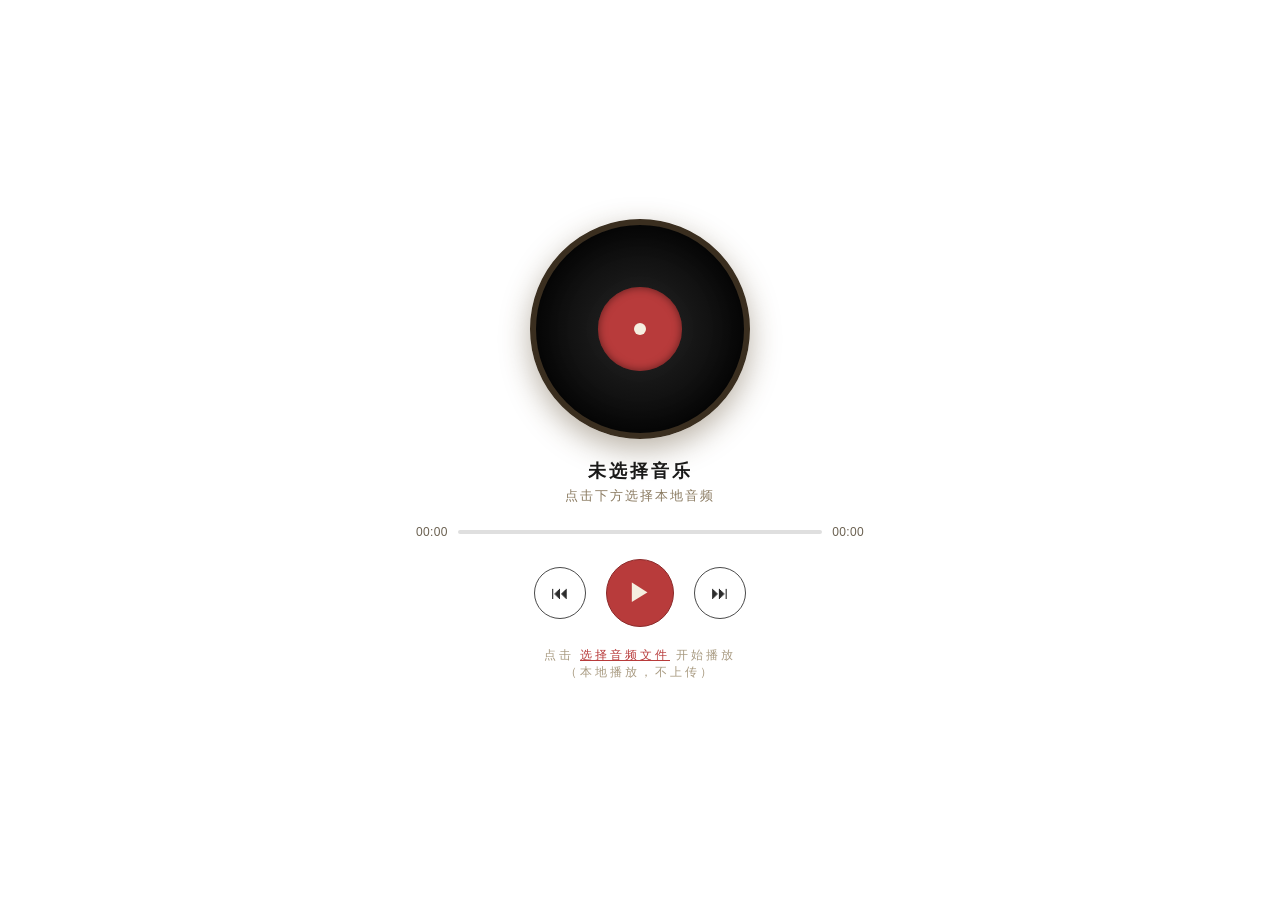
<file: tools/music-player.html>
<!DOCTYPE html>
<html lang="zh-CN">
<head>
<meta charset="UTF-8">
<meta name="viewport" content="width=device-width, initial-scale=1.0, viewport-fit=cover">
<title>音乐播放器</title>
<link rel="stylesheet" href="../css/common.css">
<style>
.music-wrap {
    display: flex;
    flex-direction: column;
    align-items: center;
    gap: 20px;
    width: 100%;
    max-width: 480px;
    margin: 0 auto;
    padding: 24px 16px;
    box-sizing: border-box;
    min-height: 100%;
    justify-content: center;
}
.music-cover {
    width: min(220px, 55vw);
    height: min(220px, 55vw);
    border-radius: 50%;
    background: radial-gradient(circle,
        #2C2C2C 0%,
        #1A1A1A 30%,
        #0A0A0A 70%,
        #2C2C2C 100%);
    border: 6px solid #3A2E1F;
    box-shadow:
        0 10px 30px rgba(80, 60, 30, 0.4),
        inset 0 0 40px rgba(0, 0, 0, 0.8);
    position: relative;
    display: flex;
    align-items: center;
    justify-content: center;
}
.music-cover::before {
    content: '';
    position: absolute;
    inset: 30%;
    border-radius: 50%;
    background: #B83B3B;
    box-shadow: inset 0 0 8px rgba(0, 0, 0, 0.5);
}
.music-cover::after {
    content: '';
    position: absolute;
    inset: 47%;
    border-radius: 50%;
    background: #F5EFE0;
}
.music-cover.playing {
    animation: spin 8s linear infinite;
}
@keyframes spin {
    to { transform: rotate(360deg); }
}
.music-title {
    text-align: center;
}
.music-title .name {
    font-size: 18px;
    font-weight: 700;
    letter-spacing: 3px;
    color: #1A1A1A;
}
.music-title .artist {
    font-size: 13px;
    color: #8A7A60;
    letter-spacing: 2px;
    margin-top: 4px;
}
.music-progress {
    width: 100%;
    display: flex;
    align-items: center;
    gap: 10px;
    font-size: 12px;
    color: #6A6050;
    font-family: "Courier New", monospace;
}
.music-progress .bar {
    flex: 1;
    height: 4px;
    background: rgba(44, 44, 44, 0.15);
    border-radius: 2px;
    position: relative;
    cursor: pointer;
}
.music-progress .bar .fill {
    height: 100%;
    background: #B83B3B;
    border-radius: 2px;
    width: 0%;
    transition: width 0.1s;
}
.music-controls {
    display: flex;
    align-items: center;
    justify-content: center;
    gap: 20px;
    width: 100%;
}
.music-btn {
    background: transparent;
    color: #2C2C2C;
    border: 1.5px solid #4A4A4A;
    width: 52px;
    height: 52px;
    border-radius: 50%;
    cursor: pointer;
    font-size: 18px;
    font-family: inherit;
    display: flex;
    align-items: center;
    justify-content: center;
    transition: all 0.15s;
}
.music-btn:hover { background: rgba(44, 44, 44, 0.06); border-color: #1A1A1A; }
.music-btn:active { transform: scale(0.96); }
.music-btn.play {
    width: 68px;
    height: 68px;
    font-size: 24px;
    background: #B83B3B;
    color: #F5EFE0;
    border-color: #8B2A2A;
}
.music-btn.play:hover { background: #8B2A2A; }
.music-hint {
    font-size: 12px;
    color: #A89A80;
    letter-spacing: 3px;
    text-align: center;
}
.music-hint a {
    color: #B83B3B;
    text-decoration: underline;
    cursor: pointer;
}
</style>
</head>
<body class="embedded">
<div class="game-inner">
    <div class="music-wrap">
        <div class="music-cover" id="cover"></div>
        <div class="music-title">
            <div class="name" id="trackName">未选择音乐</div>
            <div class="artist" id="artistName">点击下方选择本地音频</div>
        </div>
        <div class="music-progress">
            <span id="currentTime">00:00</span>
            <div class="bar" id="progressBar">
                <div class="fill" id="progressFill"></div>
            </div>
            <span id="totalTime">00:00</span>
        </div>
        <div class="music-controls">
            <button class="music-btn" id="btnPrev">⏮</button>
            <button class="music-btn play" id="btnPlay">▶</button>
            <button class="music-btn" id="btnNext">⏭</button>
        </div>
        <div class="music-hint">
            点击 <a id="linkFile">选择音频文件</a> 开始播放<br>
            （本地播放，不上传）
        </div>
        <input type="file" id="fileInput" accept="audio/*" multiple hidden>
    </div>
</div>

<script src="../js/bridge.js"></script>
<script>
(function () {
    'use strict';
    document.body.classList.add('embedded');
    GameBridge.notifyReady();

    const cover = document.getElementById('cover');
    const trackName = document.getElementById('trackName');
    const artistName = document.getElementById('artistName');
    const currentTime = document.getElementById('currentTime');
    const totalTime = document.getElementById('totalTime');
    const progressBar = document.getElementById('progressBar');
    const progressFill = document.getElementById('progressFill');
    const btnPrev = document.getElementById('btnPrev');
    const btnPlay = document.getElementById('btnPlay');
    const btnNext = document.getElementById('btnNext');
    const linkFile = document.getElementById('linkFile');
    const fileInput = document.getElementById('fileInput');

    let audio = new Audio();
    let playlist = [];
    let currentIndex = 0;

    function fmt(sec) {
        if (!isFinite(sec)) return '00:00';
        const m = Math.floor(sec / 60);
        const s = Math.floor(sec % 60);
        return String(m).padStart(2, '0') + ':' + String(s).padStart(2, '0');
    }

    function loadFile(file) {
        if (!file) return;
        const url = URL.createObjectURL(file);
        return { url, name: file.name.replace(/\.[^/.]+$/, ''), artist: '本地音频' };
    }

    function playIndex(i) {
        if (playlist.length === 0) return;
        currentIndex = (i + playlist.length) % playlist.length;
        const t = playlist[currentIndex];
        audio.src = t.url;
        trackName.textContent = t.name;
        artistName.textContent = t.artist;
        audio.play().then(() => {
            cover.classList.add('playing');
            btnPlay.textContent = '⏸';
        }).catch(err => {
            console.error(err);
        });
    }

    linkFile.addEventListener('click', () => fileInput.click());
    fileInput.addEventListener('change', (e) => {
        const files = Array.from(e.target.files);
        if (files.length === 0) return;
        playlist = files.map(loadFile).filter(Boolean);
        playIndex(0);
    });

    btnPlay.addEventListener('click', () => {
        if (!audio.src) { fileInput.click(); return; }
        if (audio.paused) {
            audio.play();
            cover.classList.add('playing');
            btnPlay.textContent = '⏸';
        } else {
            audio.pause();
            cover.classList.remove('playing');
            btnPlay.textContent = '▶';
        }
    });

    btnPrev.addEventListener('click', () => playIndex(currentIndex - 1));
    btnNext.addEventListener('click', () => playIndex(currentIndex + 1));

    audio.addEventListener('timeupdate', () => {
        currentTime.textContent = fmt(audio.currentTime);
        totalTime.textContent = fmt(audio.duration);
        const pct = audio.duration ? (audio.currentTime / audio.duration * 100) : 0;
        progressFill.style.width = pct + '%';
    });
    audio.addEventListener('ended', () => playIndex(currentIndex + 1));

    progressBar.addEventListener('click', (e) => {
        if (!audio.duration) return;
        const rect = progressBar.getBoundingClientRect();
        const pct = (e.clientX - rect.left) / rect.width;
        audio.currentTime = audio.duration * pct;
    });

    // 切后台时暂停
    GameBridge.onParentMessage((msg) => {
        if (msg.type === 'pause' && !audio.paused) {
            audio.pause();
            cover.classList.remove('playing');
            btnPlay.textContent = '▶';
        }
    });
})();
</script>
</body>
</html>
</file>
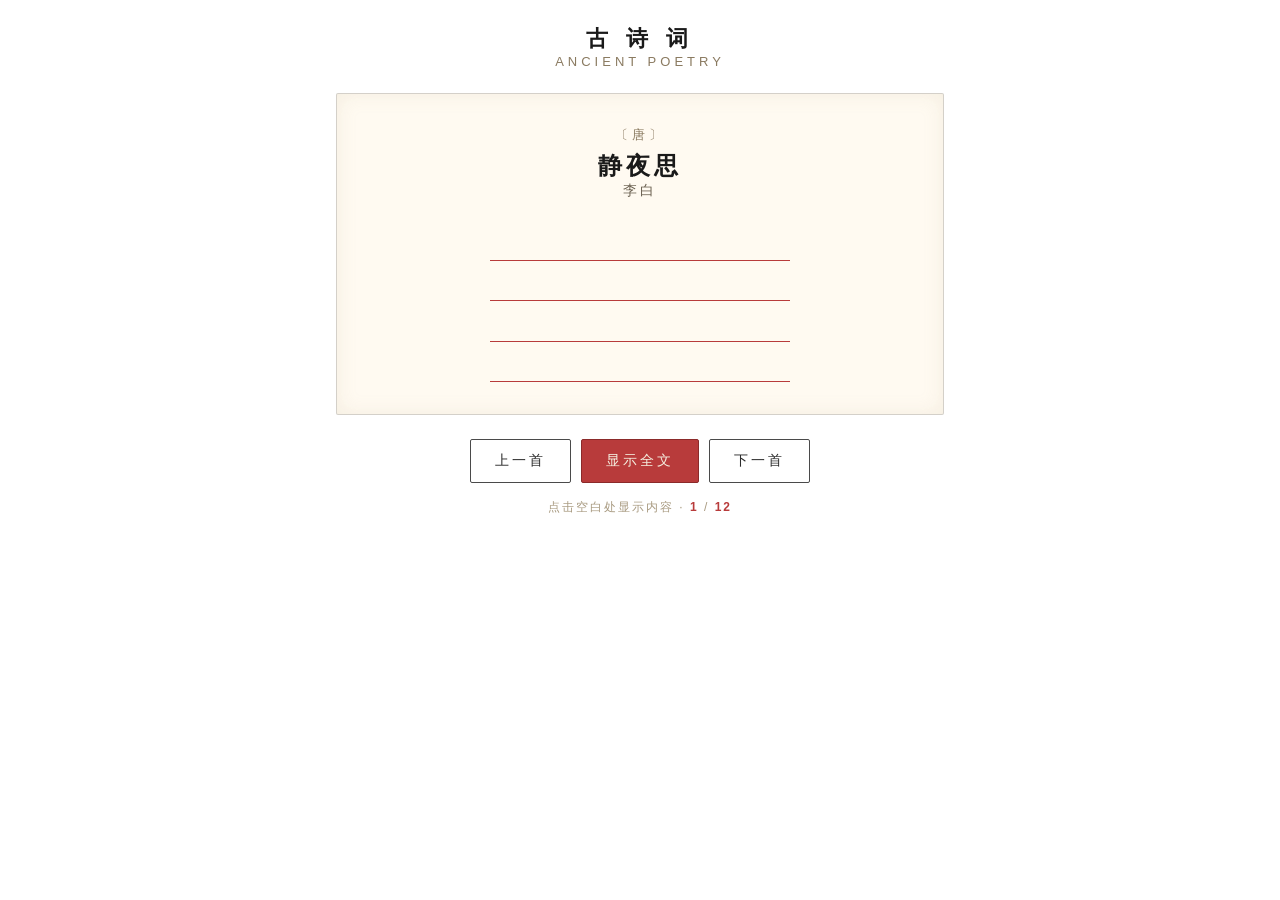
<file: tools/poetry-recite.html>
<!DOCTYPE html>
<html lang="zh-CN">
<head>
<meta charset="UTF-8">
<meta name="viewport" content="width=device-width, initial-scale=1.0, viewport-fit=cover">
<title>古诗词背诵</title>
<link rel="stylesheet" href="../css/common.css">
<style>
.poetry-wrap {
    display: flex;
    flex-direction: column;
    gap: 16px;
    width: 100%;
    max-width: 640px;
    margin: 0 auto;
    padding: 24px 16px;
    box-sizing: border-box;
    min-height: 100%;
}
.poetry-title {
    font-size: 22px;
    font-weight: 700;
    letter-spacing: 6px;
    text-align: center;
    color: #1A1A1A;
}
.poetry-subtitle {
    font-size: 13px;
    color: #8A7A60;
    letter-spacing: 4px;
    text-align: center;
    margin-bottom: 8px;
}
.poetry-card {
    background: rgba(255, 250, 240, 0.92);
    border: 1px solid rgba(44, 44, 44, 0.2);
    border-radius: 2px;
    box-shadow: inset 0 0 20px rgba(180, 160, 120, 0.15);
    padding: 32px 24px;
    text-align: center;
}
.poetry-dynasty {
    font-size: 13px;
    color: #8A7A60;
    letter-spacing: 4px;
    margin-bottom: 6px;
}
.poetry-name {
    font-size: 24px;
    font-weight: 700;
    letter-spacing: 4px;
    color: #1A1A1A;
    font-family: "KaiTi", "STKaiti", serif;
}
.poetry-author {
    font-size: 14px;
    color: #6A6050;
    letter-spacing: 3px;
    margin-bottom: 20px;
}
.poetry-content {
    font-size: 18px;
    line-height: 2.2;
    letter-spacing: 4px;
    color: #2C2C2C;
    font-family: "KaiTi", "STKaiti", serif;
    white-space: pre-line;
}
.poetry-content .blank {
    display: inline-block;
    min-width: 60px;
    border-bottom: 1.5px solid #B83B3B;
    color: transparent;
    cursor: pointer;
    transition: all 0.2s;
}
.poetry-content .blank.revealed {
    color: #B83B3B;
    border-color: transparent;
    font-weight: 700;
}
.poetry-controls {
    display: flex;
    gap: 10px;
    justify-content: center;
    margin-top: 8px;
}
.poetry-btn {
    background: transparent;
    color: #2C2C2C;
    border: 1.5px solid #4A4A4A;
    padding: 10px 24px;
    border-radius: 2px;
    font-family: inherit;
    font-size: 14px;
    letter-spacing: 3px;
    cursor: pointer;
    min-height: 44px;
    transition: all 0.15s;
}
.poetry-btn:hover { background: rgba(44, 44, 44, 0.06); }
.poetry-btn.primary { background: #B83B3B; color: #F5EFE0; border-color: #8B2A2A; }
.poetry-btn.primary:hover { background: #8B2A2A; }
.poetry-hint {
    text-align: center;
    font-size: 12px;
    color: #A89A80;
    letter-spacing: 2px;
}
.poetry-hint b { color: #B83B3B; }
</style>
</head>
<body class="embedded">
<div class="game-inner">
    <div class="poetry-wrap">
        <div>
            <div class="poetry-title">古 诗 词</div>
            <div class="poetry-subtitle">ANCIENT POETRY</div>
        </div>
        <div class="poetry-card">
            <div class="poetry-dynasty" id="dynasty">—</div>
            <div class="poetry-name" id="title">—</div>
            <div class="poetry-author" id="author">—</div>
            <div class="poetry-content" id="content">—</div>
        </div>
        <div class="poetry-controls">
            <button class="poetry-btn" id="btnPrev">上一首</button>
            <button class="poetry-btn primary" id="btnReveal">显示全文</button>
            <button class="poetry-btn" id="btnNext">下一首</button>
        </div>
        <div class="poetry-hint">点击空白处显示内容 · <b id="idx">1</b> / <b id="total">0</b></div>
    </div>
</div>

<script src="../js/bridge.js"></script>
<script>
(function () {
    'use strict';
    document.body.classList.add('embedded');
    GameBridge.notifyReady();

    const POEMS = [
        {
            dynasty: '唐', title: '静夜思', author: '李白',
            lines: ['床前明月光', '疑是地上霜', '举头望明月', '低头思故乡']
        },
        {
            dynasty: '唐', title: '登鹳雀楼', author: '王之涣',
            lines: ['白日依山尽', '黄河入海流', '欲穷千里目', '更上一层楼']
        },
        {
            dynasty: '唐', title: '春晓', author: '孟浩然',
            lines: ['春眠不觉晓', '处处闻啼鸟', '夜来风雨声', '花落知多少']
        },
        {
            dynasty: '唐', title: '相思', author: '王维',
            lines: ['红豆生南国', '春来发几枝', '愿君多采撷', '此物最相思']
        },
        {
            dynasty: '唐', title: '江雪', author: '柳宗元',
            lines: ['千山鸟飞绝', '万径人踪灭', '孤舟蓑笠翁', '独钓寒江雪']
        },
        {
            dynasty: '唐', title: '悯农', author: '李绅',
            lines: ['锄禾日当午', '汗滴禾下土', '谁知盘中餐', '粒粒皆辛苦']
        },
        {
            dynasty: '唐', title: '咏鹅', author: '骆宾王',
            lines: ['鹅鹅鹅', '曲项向天歌', '白毛浮绿水', '红掌拨清波']
        },
        {
            dynasty: '唐', title: '望庐山瀑布', author: '李白',
            lines: ['日照香炉生紫烟', '遥看瀑布挂前川', '飞流直下三千尺', '疑是银河落九天']
        },
        {
            dynasty: '唐', title: '绝句', author: '杜甫',
            lines: ['两个黄鹂鸣翠柳', '一行白鹭上青天', '窗含西岭千秋雪', '门泊东吴万里船']
        },
        {
            dynasty: '宋', title: '水调歌头', author: '苏轼',
            lines: ['明月几时有', '把酒问青天', '不知天上宫阙', '今夕是何年']
        },
        {
            dynasty: '宋', title: '如梦令', author: '李清照',
            lines: ['常记溪亭日暮', '沉醉不知归路', '兴尽晚回舟', '误入藕花深处']
        },
        {
            dynasty: '元', title: '天净沙·秋思', author: '马致远',
            lines: ['枯藤老树昏鸦', '小桥流水人家', '古道西风瘦马', '夕阳西下', '断肠人在天涯']
        }
    ];

    let idx = 0;
    const dynastyEl = document.getElementById('dynasty');
    const titleEl = document.getElementById('title');
    const authorEl = document.getElementById('author');
    const contentEl = document.getElementById('content');
    const idxEl = document.getElementById('idx');
    const totalEl = document.getElementById('total');

    function render(hideContent = true) {
        const p = POEMS[idx];
        dynastyEl.textContent = `〔${p.dynasty}〕`;
        titleEl.textContent = p.title;
        authorEl.textContent = p.author;
        contentEl.innerHTML = '';

        p.lines.forEach((line, i) => {
            const lineEl = document.createElement('div');
            if (hideContent) {
                // 每个字作为一个 span，隐藏起来
                const chars = line.split('');
                chars.forEach(ch => {
                    const span = document.createElement('span');
                    span.className = 'blank';
                    span.textContent = ch;
                    span.addEventListener('click', () => {
                        span.classList.toggle('revealed');
                    });
                    lineEl.appendChild(span);
                });
            } else {
                lineEl.textContent = line;
            }
            contentEl.appendChild(lineEl);
        });

        idxEl.textContent = idx + 1;
        totalEl.textContent = POEMS.length;
    }

    function revealAll() {
        contentEl.querySelectorAll('.blank').forEach(el => el.classList.add('revealed'));
    }

    document.getElementById('btnPrev').onclick = () => {
        idx = (idx - 1 + POEMS.length) % POEMS.length;
        render(true);
    };
    document.getElementById('btnNext').onclick = () => {
        idx = (idx + 1) % POEMS.length;
        render(true);
    };
    document.getElementById('btnReveal').onclick = revealAll;

    render(true);
})();
</script>
</body>
</html>
</file>
<file: css/common.css>
/* ============================================================
   极简主义 · Minimalism
   白底、黑字、单一强调色、无阴影、大留白
   ============================================================ */
:root {
    --bg:           #FFFFFF;
    --bg-sub:       #FAFAFA;
    --bg-hover:     #F5F5F5;
    --text:         #111111;
    --text-sub:     #888888;
    --text-light:   #BBBBBB;
    --border:       #E5E5E5;
    --border-strong:#111111;
    --accent:       #111111;   /* 单一强调色：纯黑 */
    --accent-text:  #FFFFFF;
    --radius:       0px;
    --gap:          16px;

    --safe-top:     env(safe-area-inset-top, 0px);
    --safe-bottom:  env(safe-area-inset-bottom, 0px);
}

* {
    box-sizing: border-box;
    margin: 0;
    padding: 0;
    font-family: -apple-system, BlinkMacSystemFont, "Helvetica Neue", "Segoe UI", "PingFang SC", "Hiragino Sans GB", "Microsoft YaHei", sans-serif;
    -webkit-tap-highlight-color: transparent;
    -webkit-touch-callout: none;
}

html, body {
    overscroll-behavior: none;
    -webkit-text-size-adjust: 100%;
}

body {
    background: var(--bg);
    color: var(--text);
    min-height: 100vh;
    min-height: 100dvh;
    display: flex;
    flex-direction: column;
    align-items: center;
    padding: calc(32px + var(--safe-top)) 24px calc(32px + var(--safe-bottom));
    font-weight: 400;
    letter-spacing: 0.02em;
}

/* iframe 内 */
body.embedded {
    background: transparent;
    padding: 0;
    height: 100vh;
    height: 100dvh;
    min-height: 100vh;
    min-height: 100dvh;
    overflow: hidden;
}

/* ============================================================
   主容器
   ============================================================ */
.container {
    width: 100%;
    max-width: 880px;
    display: flex;
    flex-direction: column;
    gap: 48px;
}

/* ============================================================
   顶部标题
   ============================================================ */
.site-header {
    padding: 0;
    flex-shrink: 0;
}
.site-title {
    font-size: 13px;
    font-weight: 500;
    letter-spacing: 0.3em;
    text-transform: uppercase;
    color: var(--text);
}
.site-title .sub {
    display: none;
}

/* ============================================================
   工具导航（桌面）
   极简：无背景、无边框，仅文字 + 下划线
   ============================================================ */
.tool-nav {
    display: flex;
    flex-wrap: wrap;
    gap: 32px;
    padding: 0;
    border: none;
    background: transparent;
    flex-shrink: 0;
}

.nav-btn {
    background: transparent;
    color: var(--text-sub);
    border: none;
    padding: 0 0 6px 0;
    font-size: 14px;
    font-weight: 400;
    cursor: pointer;
    transition: color 0.15s;
    font-family: inherit;
    letter-spacing: 0.05em;
    position: relative;
    min-height: auto;
}
.nav-btn:hover {
    color: var(--text);
}
.nav-btn.active {
    color: var(--text);
    font-weight: 500;
}
.nav-btn.active::after {
    content: '';
    position: absolute;
    left: 0;
    right: 0;
    bottom: 0;
    height: 1px;
    background: var(--text);
}
.nav-btn:focus-visible {
    outline: 1px solid var(--text);
    outline-offset: 4px;
}

/* ============================================================
   内容容器
   极简：无边框、无阴影，只有一条顶线
   ============================================================ */
.content {
    background: var(--bg);
    border: none;
    border-top: 1px solid var(--border);
    padding-top: 32px;
    position: relative;
    overflow: hidden;
    height: 640px;
    height: clamp(420px, calc(100dvh - 280px), 720px);
    min-height: 420px;
}
.content iframe {
    width: 100%;
    height: 100%;
    border: none;
    display: block;
}

/* ============================================================
   iframe 内部通用布局
   ============================================================ */
.game-inner {
    width: 100%;
    min-height: 100%;
    display: flex;
    justify-content: center;
    align-items: flex-start;
    padding: 0;
    overflow-y: auto;
    overflow-x: auto;
    -webkit-overflow-scrolling: touch;
}

/* ============================================================
   通用按钮
   极简：无圆角、无阴影、细边框或纯色
   ============================================================ */
.btn {
    background: transparent;
    color: var(--text);
    border: 1px solid var(--text);
    padding: 12px 24px;
    border-radius: 0;
    font-size: 13px;
    font-weight: 500;
    font-family: inherit;
    letter-spacing: 0.1em;
    cursor: pointer;
    transition: all 0.15s;
    min-height: 44px;
    text-transform: uppercase;
}
.btn:hover:not(:disabled) {
    background: var(--text);
    color: var(--bg);
}
.btn:active:not(:disabled) { transform: none; }
.btn:disabled { opacity: 0.3; cursor: not-allowed; }
.btn.primary {
    background: var(--text);
    color: var(--bg);
    border-color: var(--text);
}
.btn.primary:hover:not(:disabled) {
    background: transparent;
    color: var(--text);
}

/* ============================================================
   模态框
   ============================================================ */
.modal {
    position: fixed;
    inset: 0;
    background: rgba(255, 255, 255, 0.96);
    display: none;
    justify-content: center;
    align-items: center;
    z-index: 100;
    padding: 24px;
}
.modal.show { display: flex; }
.modal-box {
    background: transparent;
    border: none;
    padding: 40px;
    max-width: 90vw;
    width: 400px;
    text-align: center;
}
.modal-box h2 {
    font-size: 18px;
    font-weight: 500;
    letter-spacing: 0.15em;
    margin-bottom: 20px;
    color: var(--text);
    text-transform: uppercase;
}
.modal-box p {
    font-size: 14px;
    color: var(--text-sub);
    letter-spacing: 0.05em;
    margin-bottom: 28px;
}
.modal-actions {
    display: flex;
    gap: 12px;
    justify-content: center;
}
.modal-actions .btn { flex: 1; }

/* ============================================================
   移动端单行栏
   ============================================================ */
.mobile-topbar {
    display: none;
    align-items: center;
    justify-content: space-between;
    gap: 12px;
    padding: 0 0 16px 0;
    border-bottom: 1px solid var(--border);
    flex-shrink: 0;
}
.mobile-topbar .current-name {
    flex: 1;
    color: var(--text);
    font-size: 14px;
    font-weight: 500;
    letter-spacing: 0.1em;
    overflow: hidden;
    text-overflow: ellipsis;
    white-space: nowrap;
}
.mobile-topbar .switch-btn {
    display: inline-flex;
    align-items: center;
    gap: 6px;
    background: transparent;
    color: var(--text);
    border: 1px solid var(--text);
    border-radius: 0;
    padding: 8px 16px;
    font-size: 12px;
    font-weight: 500;
    font-family: inherit;
    letter-spacing: 0.15em;
    cursor: pointer;
    min-height: 36px;
    flex-shrink: 0;
    text-transform: uppercase;
    transition: all 0.15s;
}
.mobile-topbar .switch-btn:hover {
    background: var(--text);
    color: var(--bg);
}

/* ============================================================
   全屏选择弹窗
   ============================================================ */
.picker {
    position: fixed;
    inset: 0;
    background: var(--bg);
    z-index: 300;
    display: none;
    flex-direction: column;
    padding: calc(32px + env(safe-area-inset-top)) 24px calc(24px + env(safe-area-inset-bottom));
}
.picker.show { display: flex; }
.picker-header {
    display: flex;
    justify-content: space-between;
    align-items: baseline;
    margin-bottom: 40px;
    padding-bottom: 16px;
    border-bottom: 1px solid var(--border);
    flex-shrink: 0;
}
.picker-title {
    color: var(--text);
    font-size: 13px;
    letter-spacing: 0.3em;
    font-weight: 500;
    text-transform: uppercase;
}
.picker-close {
    background: transparent;
    color: var(--text-sub);
    border: none;
    padding: 0;
    font-size: 13px;
    font-family: inherit;
    letter-spacing: 0.15em;
    cursor: pointer;
    text-transform: uppercase;
}
.picker-close:hover { color: var(--text); }
.picker-grid {
    display: flex;
    flex-direction: column;
    gap: 0;
    overflow-y: auto;
    align-content: start;
    flex: 1;
}
.picker-item {
    background: transparent;
    border: none;
    border-bottom: 1px solid var(--border);
    border-radius: 0;
    color: var(--text);
    font-size: 20px;
    font-family: inherit;
    font-weight: 400;
    letter-spacing: 0.1em;
    padding: 24px 0;
    cursor: pointer;
    text-align: left;
    transition: padding-left 0.2s, color 0.15s;
    display: flex;
    align-items: center;
}
.picker-item::before {
    content: '';
    display: inline-block;
    width: 0;
    height: 1px;
    background: var(--text);
    margin-right: 0;
    transition: width 0.2s, margin-right 0.2s;
}
.picker-item:hover {
    color: var(--text);
}
.picker-item:hover::before {
    width: 24px;
    margin-right: 12px;
}
.picker-item.active {
    color: var(--text);
    font-weight: 500;
}
.picker-item.active::before {
    width: 24px;
    margin-right: 12px;
    background: var(--text);
}

/* ============================================================
   响应式
   ============================================================ */
@media (min-width: 768px) {
    .mobile-topbar { display: none !important; }
    .picker { display: none !important; }
}

@media (max-width: 767px) {
    body {
        padding: calc(20px + var(--safe-top)) 20px calc(20px + var(--safe-bottom));
        height: 100vh;
        height: 100dvh;
        overflow: hidden;
    }
    .container {
        flex: 1;
        min-height: 0;
        gap: 24px;
    }
    .site-header { padding: 0; }
    .site-title { font-size: 12px; letter-spacing: 0.25em; }
    .site-title .sub { display: none; }
    .tool-nav { display: none; }
    .mobile-topbar { display: flex; }
    .content {
        flex: 1;
        min-height: 0;
        height: auto;
        padding-top: 20px;
    }
    .game-inner { padding: 0; }
}
</file>
